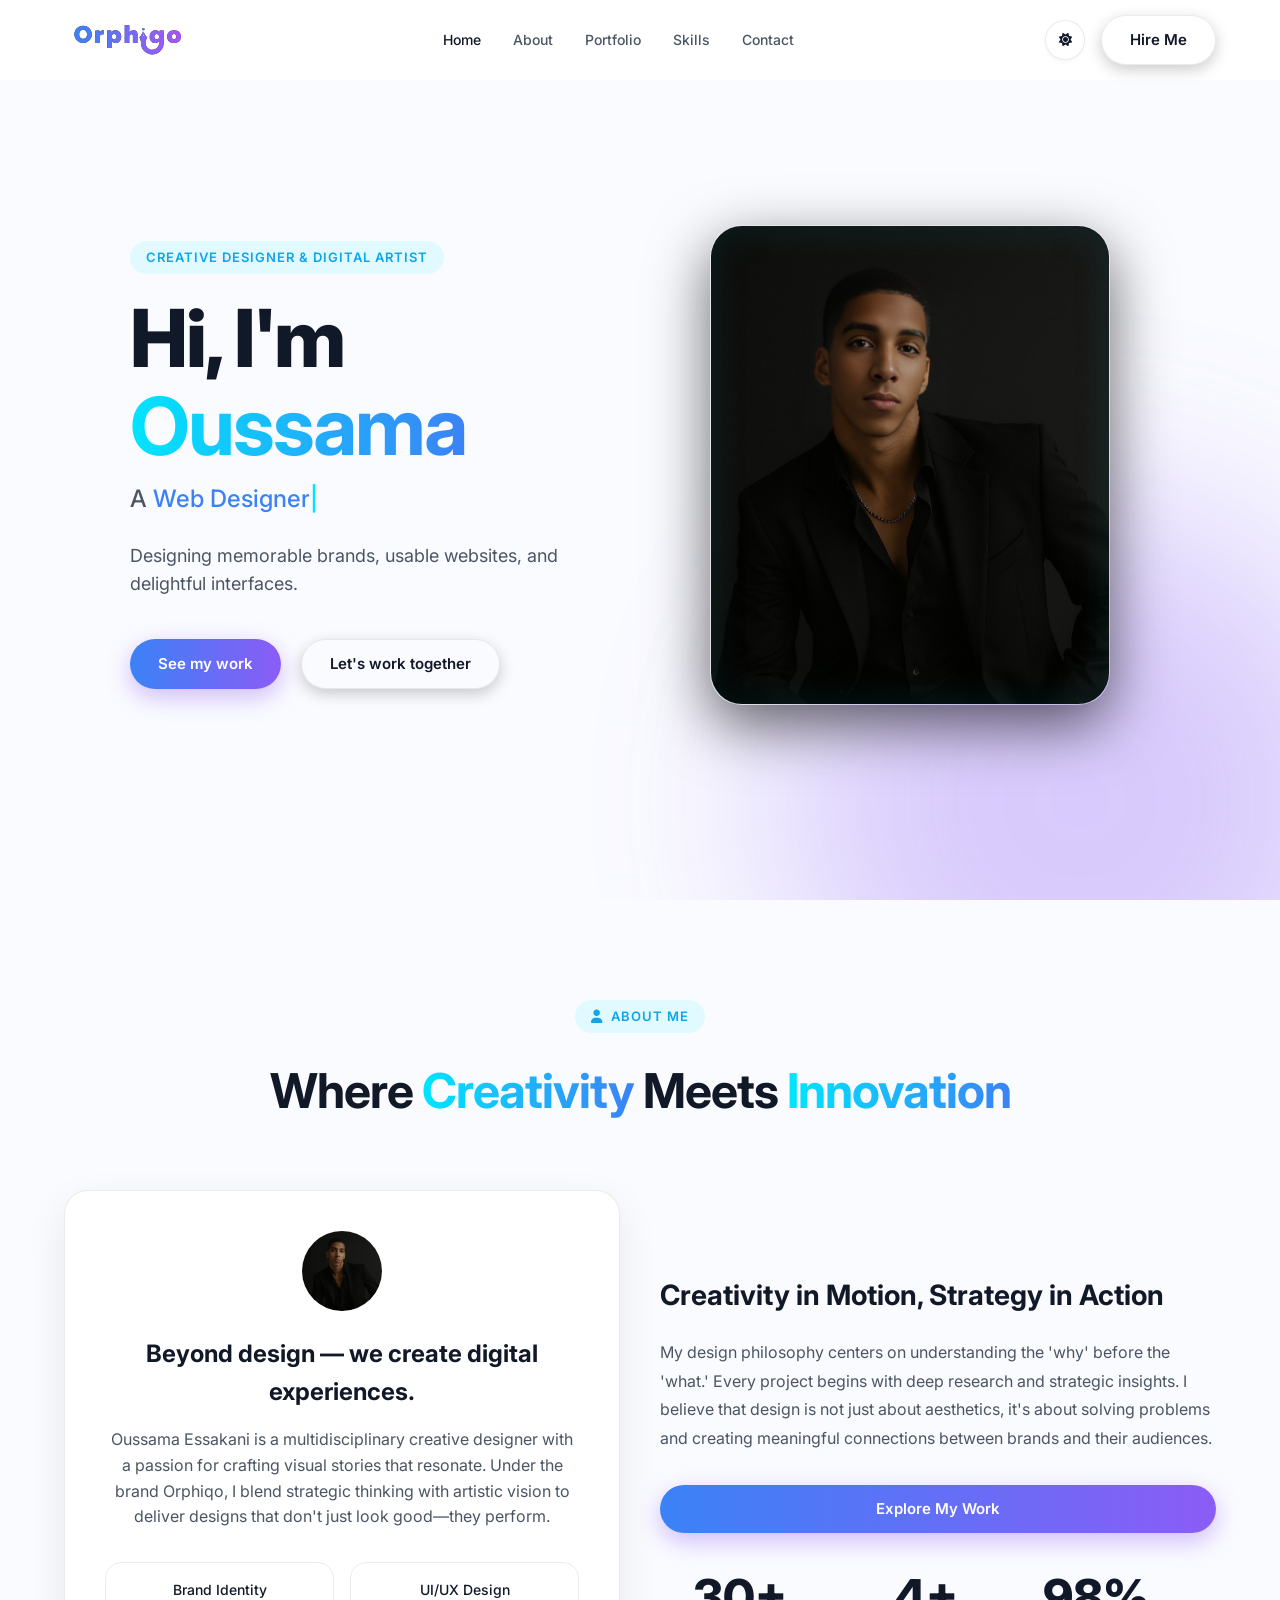
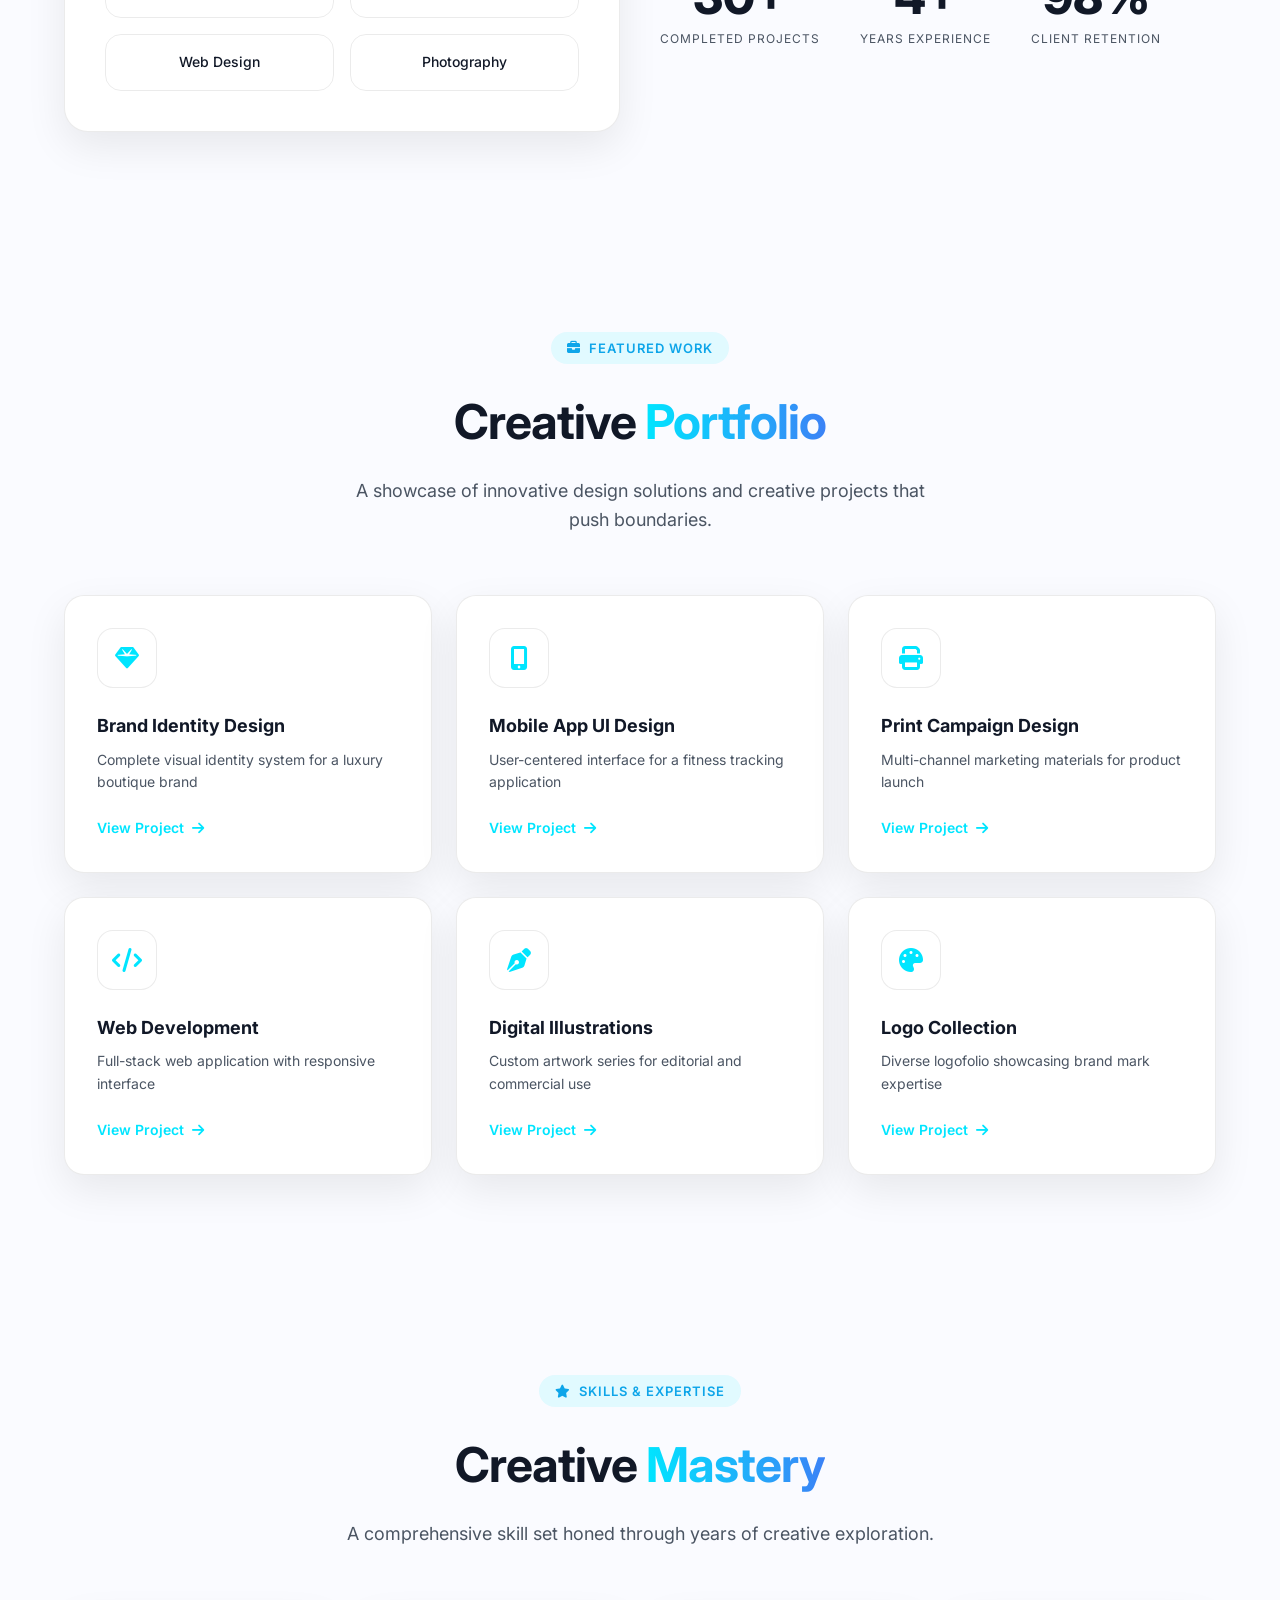
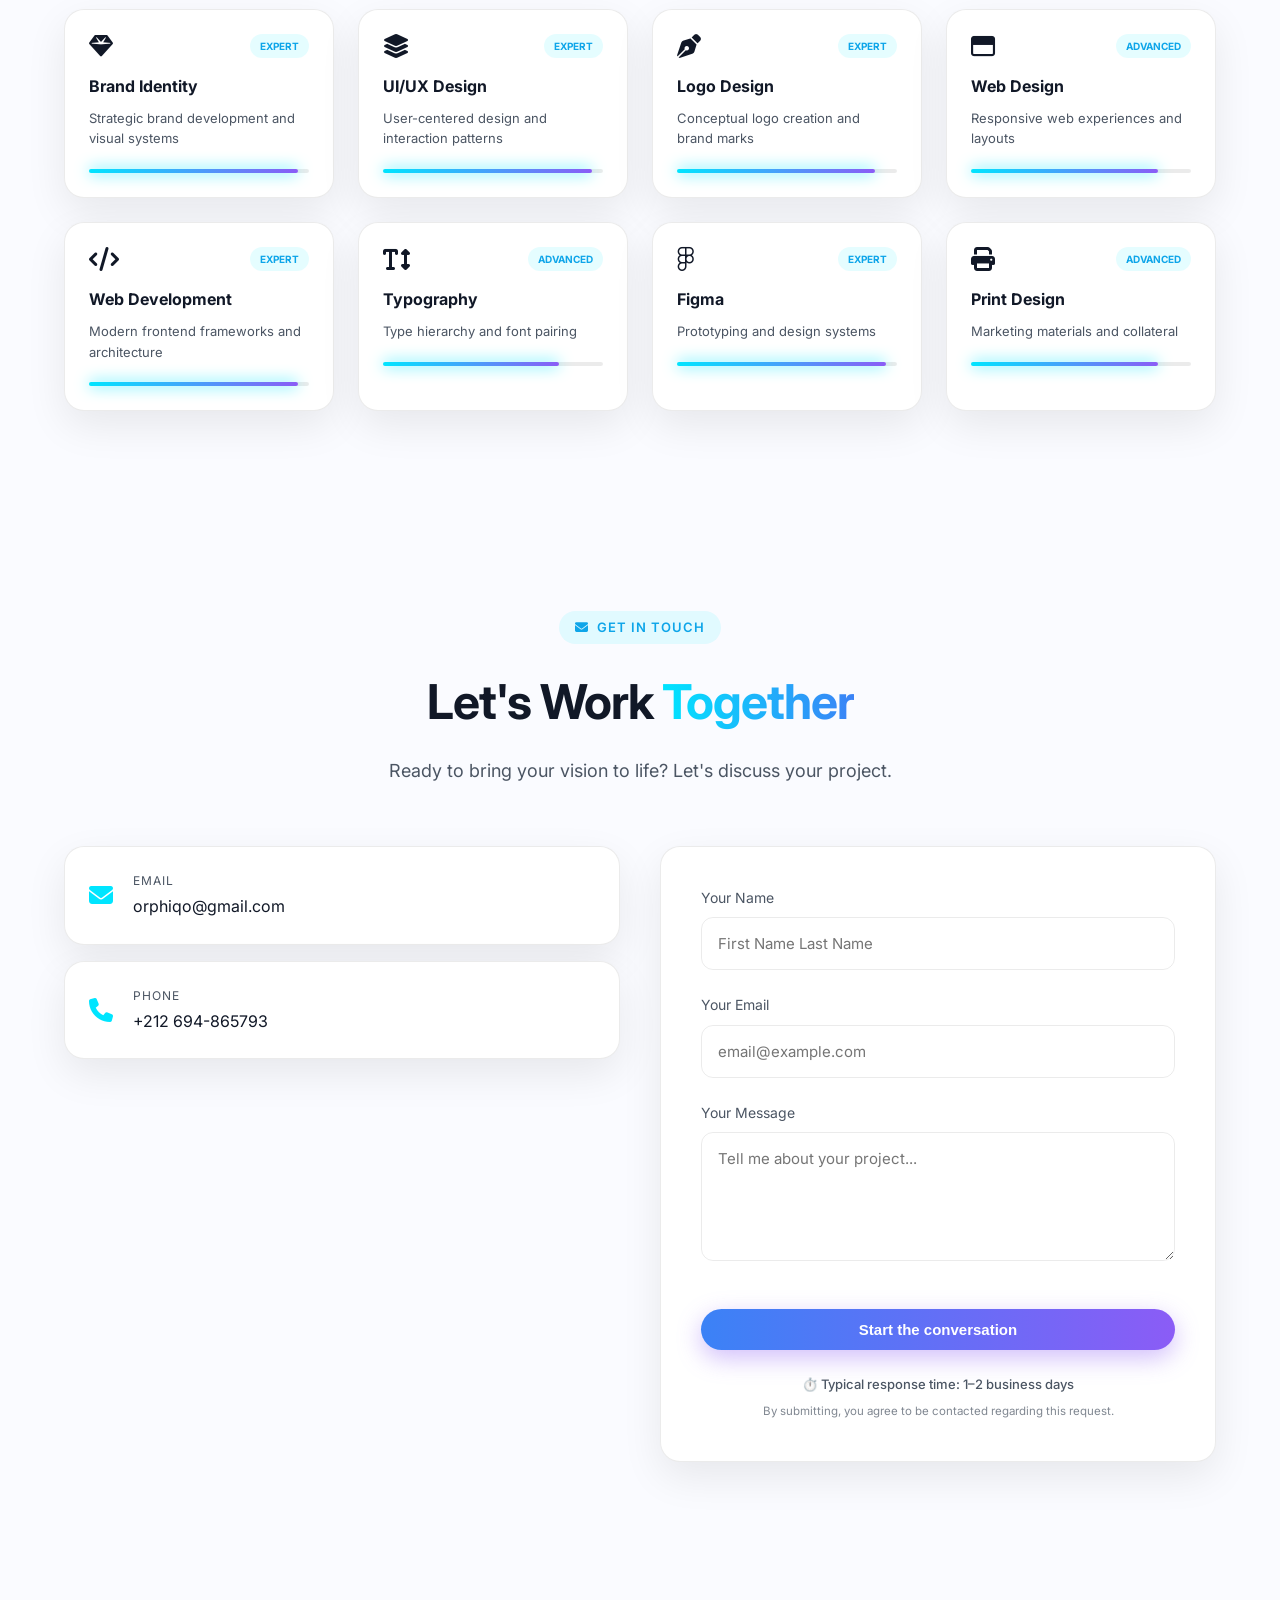
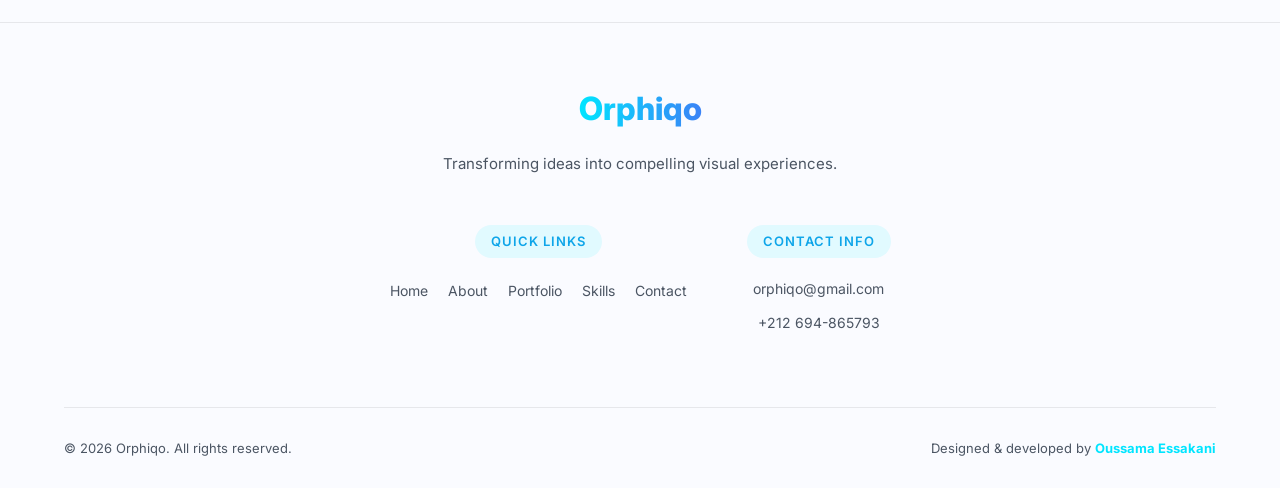
<file: index.html>
<!DOCTYPE html>
<html lang="en">

<head>
    <meta charset="UTF-8">
    <meta name="viewport" content="width=device-width, initial-scale=1.0">
    <title>Orphiqo | Creative Designer & Digital Artist</title>
    <meta name="description"
        content="Orphiqo - Transforming ideas into stunning visual experiences. A creative studio delivering design that converts and captivates.">
    <meta name="keywords" content="Creative Designer, Digital Artist, UI/UX, Brand Identity, Orphiqo, Oussama Essakani">

    <link rel="preconnect" href="https://fonts.googleapis.com">
    <link rel="preconnect" href="https://fonts.gstatic.com" crossorigin>
    <link
        href="https://fonts.googleapis.com/css2?family=Inter:wght@400;500;600&family=Playfair+Display:wght@700;900&display=swap"
        rel="stylesheet">

    <link rel="stylesheet" href="https://cdnjs.cloudflare.com/ajax/libs/font-awesome/6.4.0/css/all.min.css">

    <!-- Favicon -->
    <link rel="icon" type="image/x-icon" href="images/favicon.ico">
    <link rel="icon" type="image/png" sizes="32x32" href="images/favicon-32x32.png">
    <link rel="icon" type="image/png" sizes="16x16" href="images/favicon-16x16.png">

    <link rel="stylesheet" href="css/style.css">
</head>

<body>
    <div class="noise-overlay"></div>

    <header class="navbar">
        <nav class="container">
            <div class="nav-left">
                <a href="#" class="logo"><img src="images/Orphiqo%20Wordmark.svg" alt="Orphiqo Logo"
                        style="height: 32px; width: auto;"></a>
            </div>
            <ul class="nav-center">
                <li><a href="#hero">Home</a></li>
                <li><a href="#about">About</a></li>
                <li><a href="#portfolio">Portfolio</a></li>
                <li><a href="#skills">Skills</a></li>
                <li><a href="#contact">Contact</a></li>
            </ul>
            <div class="nav-right">
                <button id="btnTheme" class="icon-btn" aria-label="Toggle Theme">
                    <i class="fa-solid fa-moon dark-icon"></i>
                    <i class="fa-solid fa-sun light-icon" style="display: none;"></i>
                </button>
                <a href="#contact" class="btn btn-outline hire-me">Hire Me</a>
                <button class="mobile-toggle"><i class="fa-solid fa-bars"></i></button>
            </div>
        </nav>
    </header>

    <main>
        <section id="hero" class="hero-section">
            <div class="container hero-grid">
                <div class="hero-text" data-reveal>
                    <span class="label-small">CREATIVE DESIGNER & DIGITAL ARTIST</span>
                    <h1>Hi, I'm<br><span class="highlight-cyan">Oussama</span></h1>
                    <div class="typewriter-container display-font">
                        <span>A&nbsp;</span><span id="typingText"></span><span class="cursor">|</span>
                    </div>
                    <p class="hero-subtext">Designing memorable brands, usable websites, and delightful interfaces.</p>
                    <div class="hero-ctas">
                        <a href="#portfolio" class="btn btn-primary">See my work</a>
                        <a href="#contact" class="btn btn-outline">Let's work together</a>
                    </div>

                </div>
                <div class="hero-visual" data-reveal>
                    <div class="portrait-container">
                        <img src="images/portrait.jpg" alt="Oussama Essakani" class="portrait-img">
                    </div>
                    <div class="floating-shape shape-1"></div>
                    <div class="floating-shape shape-2"></div>
                </div>
            </div>
            <div class="blob blob-2"></div>
        </section>

        <section id="about" class="about-section">
            <div class="container">
                <div class="section-header" data-reveal>
                    <span class="label-small"><i class="fa-solid fa-user"></i> ABOUT ME</span>
                    <h2>Where <span class="highlight-cyan">Creativity</span> Meets <span
                            class="highlight-cyan">Innovation</span></h2>
                </div>
                <div class="about-grid">
                    <div class="about-left" data-reveal>
                        <div class="small-portrait">
                            <img src="images/portrait.jpg" alt="Profile">
                        </div>
                        <h3>Beyond design — we create digital experiences.</h3>
                        <p>Oussama Essakani is a multidisciplinary creative designer with a passion for crafting visual
                            stories that resonate. Under the brand Orphiqo, I blend strategic thinking with artistic
                            vision to deliver designs that don't just look good—they perform.</p>
                        <blockquote class="pull-quote">
                            "This is it. This is the one."
                        </blockquote>
                        <div class="tag-pills">
                            <span class="pill">Brand Identity</span>
                            <span class="pill">UI/UX Design</span>
                            <span class="pill">Web Design</span>
                            <span class="pill">Photography</span>
                        </div>
                    </div>
                    <div class="about-right" data-reveal>
                        <h3>Creativity in Motion, Strategy in Action</h3>
                        <p>My design philosophy centers on understanding the 'why' before the 'what.' Every project
                            begins with deep research and strategic insights. I believe that design is not just about
                            aesthetics, it's about solving problems and creating meaningful connections between brands
                            and their audiences.</p>
                        <a href="#portfolio" class="btn btn-primary">Explore My Work</a>
                        <div class="stats-row">
                            <div class="stat-item">
                                <span class="stat-num">30+</span>
                                <span class="stat-label">Completed Projects</span>
                            </div>
                            <div class="stat-item">
                                <span class="stat-num">4+</span>
                                <span class="stat-label">Years Experience</span>
                            </div>
                            <div class="stat-item">
                                <span class="stat-num">98%</span>
                                <span class="stat-label">Client Retention</span>
                            </div>
                        </div>
                    </div>
                </div>
            </div>
            <div class="blob blob-3"></div>
        </section>

        <section id="portfolio" class="portfolio-section">
            <div class="container">
                <div class="section-header" data-reveal>
                    <span class="label-small"><i class="fa-solid fa-briefcase"></i> FEATURED WORK</span>
                    <h2>Creative <span class="highlight-cyan">Portfolio</span></h2>
                    <p class="section-sub">A showcase of innovative design solutions and creative projects that push
                        boundaries.</p>
                </div>
                <div class="portfolio-grid">
                    <div class="portfolio-card glass" data-reveal>
                        <div class="portfolio-icon-box">
                            <i class="fa-solid fa-gem"></i>
                        </div>
                        <div class="card-content">
                            <h3>Brand Identity Design</h3>
                            <p>Complete visual identity system for a luxury boutique brand</p>
                            <a href="project-details.html#project-1" class="view-project">View Project <i class="fa-solid fa-arrow-right"></i></a>
                        </div>
                    </div>
                    <div class="portfolio-card glass" data-reveal>
                        <div class="portfolio-icon-box">
                            <i class="fa-solid fa-mobile-screen-button"></i>
                        </div>
                        <div class="card-content">
                            <h3>Mobile App UI Design</h3>
                            <p>User-centered interface for a fitness tracking application</p>
                            <a href="project-details.html#project-2" class="view-project">View Project <i class="fa-solid fa-arrow-right"></i></a>
                        </div>
                    </div>
                    <div class="portfolio-card glass" data-reveal>
                        <div class="portfolio-icon-box">
                            <i class="fa-solid fa-print"></i>
                        </div>
                        <div class="card-content">
                            <h3>Print Campaign Design</h3>
                            <p>Multi-channel marketing materials for product launch</p>
                            <a href="project-details.html#project-3" class="view-project">View Project <i class="fa-solid fa-arrow-right"></i></a>
                        </div>
                    </div>
                    <div class="portfolio-card glass" data-reveal>
                        <div class="portfolio-icon-box">
                            <i class="fa-solid fa-code"></i>
                        </div>
                        <div class="card-content">
                            <h3>Web Development</h3>
                            <p>Full-stack web application with responsive interface</p>
                            <a href="project-details.html#project-4" class="view-project">View Project <i class="fa-solid fa-arrow-right"></i></a>
                        </div>
                    </div>
                    <div class="portfolio-card glass" data-reveal>
                        <div class="portfolio-icon-box">
                            <i class="fa-solid fa-pen-nib"></i>
                        </div>
                        <div class="card-content">
                            <h3>Digital Illustrations</h3>
                            <p>Custom artwork series for editorial and commercial use</p>
                            <a href="project-details.html#project-5" class="view-project">View Project <i class="fa-solid fa-arrow-right"></i></a>
                        </div>
                    </div>
                    <div class="portfolio-card glass" data-reveal>
                        <div class="portfolio-icon-box">
                            <i class="fa-solid fa-palette"></i>
                        </div>
                        <div class="card-content">
                            <h3>Logo Collection</h3>
                            <p>Diverse logofolio showcasing brand mark expertise</p>
                            <a href="project-details.html#project-6" class="view-project">View Project <i class="fa-solid fa-arrow-right"></i></a>
                        </div>
                    </div>
                </div>

            </div>
        </section>

        <section id="skills" class="skills-section">
            <div class="container">
                <div class="section-header" data-reveal>
                    <span class="label-small"><i class="fa-solid fa-star"></i> SKILLS & EXPERTISE</span>
                    <h2>Creative <span class="highlight-cyan">Mastery</span></h2>
                    <p class="section-sub">A comprehensive skill set honed through years of creative exploration.</p>
                </div>
                <div class="skills-grid">
                    <div class="skill-card glass" data-reveal>
                        <div class="skill-card-top">
                            <i class="fa-solid fa-gem skill-icon"></i>
                            <span class="proficiency">Expert</span>
                        </div>
                        <h3>Brand Identity</h3>
                        <p>Strategic brand development and visual systems</p>
                        <div class="progress-track">
                            <div class="progress-bar glow" style="width: 95%"></div>
                        </div>
                    </div>
                    <div class="skill-card glass" data-reveal>
                        <div class="skill-card-top">
                            <i class="fa-solid fa-layer-group skill-icon"></i>
                            <span class="proficiency">Expert</span>
                        </div>
                        <h3>UI/UX Design</h3>
                        <p>User-centered design and interaction patterns</p>
                        <div class="progress-track">
                            <div class="progress-bar glow" style="width: 95%"></div>
                        </div>
                    </div>
                    <div class="skill-card glass" data-reveal>
                        <div class="skill-card-top">
                            <i class="fa-solid fa-pen-nib skill-icon"></i>
                            <span class="proficiency">Expert</span>
                        </div>
                        <h3>Logo Design</h3>
                        <p>Conceptual logo creation and brand marks</p>
                        <div class="progress-track">
                            <div class="progress-bar glow" style="width: 90%"></div>
                        </div>
                    </div>
                    <div class="skill-card glass" data-reveal>
                        <div class="skill-card-top">
                            <i class="fa-regular fa-window-maximize skill-icon"></i>
                            <span class="proficiency">Advanced</span>
                        </div>
                        <h3>Web Design</h3>
                        <p>Responsive web experiences and layouts</p>
                        <div class="progress-track">
                            <div class="progress-bar glow" style="width: 85%"></div>
                        </div>
                    </div>
                    <div class="skill-card glass" data-reveal>
                        <div class="skill-card-top">
                            <i class="fa-solid fa-code skill-icon"></i>
                            <span class="proficiency">Expert</span>
                        </div>
                        <h3>Web Development</h3>
                        <p>Modern frontend frameworks and architecture</p>
                        <div class="progress-track">
                            <div class="progress-bar glow" style="width: 95%"></div>
                        </div>
                    </div>
                    <div class="skill-card glass" data-reveal>
                        <div class="skill-card-top">
                            <i class="fa-solid fa-text-height skill-icon"></i>
                            <span class="proficiency">Advanced</span>
                        </div>
                        <h3>Typography</h3>
                        <p>Type hierarchy and font pairing</p>
                        <div class="progress-track">
                            <div class="progress-bar glow" style="width: 80%"></div>
                        </div>
                    </div>
                    <div class="skill-card glass" data-reveal>
                        <div class="skill-card-top">
                            <i class="fa-brands fa-figma skill-icon"></i>
                            <span class="proficiency">Expert</span>
                        </div>
                        <h3>Figma</h3>
                        <p>Prototyping and design systems</p>
                        <div class="progress-track">
                            <div class="progress-bar glow" style="width: 95%"></div>
                        </div>
                    </div>
                    <div class="skill-card glass" data-reveal>
                        <div class="skill-card-top">
                            <i class="fa-solid fa-print skill-icon"></i>
                            <span class="proficiency">Advanced</span>
                        </div>
                        <h3>Print Design</h3>
                        <p>Marketing materials and collateral</p>
                        <div class="progress-track">
                            <div class="progress-bar glow" style="width: 85%"></div>
                        </div>
                    </div>
                </div>
            </div>
        </section>

        <section id="contact" class="contact-section">
            <div class="container">
                <div class="section-header" data-reveal>
                    <span class="label-small"><i class="fa-solid fa-envelope"></i> GET IN TOUCH</span>
                    <h2>Let's Work <span class="highlight-cyan">Together</span></h2>
                    <p class="section-sub">Ready to bring your vision to life? Let's discuss your project.</p>
                </div>
                <div class="contact-grid">
                    <div class="contact-info" data-reveal>
                        <div class="info-card glass">
                            <i class="fa-solid fa-envelope"></i>
                            <div>
                                <span class="card-label">EMAIL</span>
                                <p>orphiqo@gmail.com</p>
                            </div>
                        </div>
                        <div class="info-card glass">
                            <i class="fa-solid fa-phone"></i>
                            <div>
                                <span class="card-label">PHONE</span>
                                <p>+212 694-865793</p>
                            </div>
                        </div>

                    </div>
                    <div class="contact-form-container glass" data-reveal>
                        <form id="contactForm">
                            <div class="form-group">
                                <label for="name">Your Name</label>
                                <input type="text" id="name" placeholder="First Name Last Name" required>
                            </div>
                            <div class="form-group">
                                <label for="email">Your Email</label>
                                <input type="email" id="email" placeholder="email@example.com" required>
                            </div>
                            <div class="form-group">
                                <label for="message">Your Message</label>
                                <textarea id="message" rows="5" placeholder="Tell me about your project..."></textarea>
                            </div>
                            <button type="submit" class="btn btn-primary submit-btn">Start the conversation</button>
                            <p class="response-time">⏱️ Typical response time: 1–2 business days</p>
                            <p class="fine-print">By submitting, you agree to be contacted regarding this request.</p>
                        </form>
                    </div>
                </div>
            </div>
            <div class="blob blob-4"></div>
        </section>
    </main>

    <footer class="footer">
        <div class="container">
            <div class="footer-top">
                <div class="footer-brand">
                    <h2 class="display-font">Orphiqo</h2>
                    <p>Transforming ideas into compelling visual experiences.</p>
                </div>
                <div class="footer-grid">
                    <div class="footer-col">
                        <span class="label-small">QUICK LINKS</span>
                        <ul>
                            <li><a href="#hero">Home</a></li>
                            <li><a href="#about">About</a></li>
                            <li><a href="#portfolio">Portfolio</a></li>
                            <li><a href="#skills">Skills</a></li>
                            <li><a href="#contact">Contact</a></li>
                        </ul>
                    </div>
                    <div class="footer-col">
                        <span class="label-small">CONTACT INFO</span>
                        <p>orphiqo@gmail.com</p>
                        <p>+212 694-865793</p>
                    </div>

                </div>
            </div>
            <div class="footer-bottom">
                <p>&copy; 2026 Orphiqo. All rights reserved.</p>
                <p>Designed & developed by <span class="creator-name">Oussama Essakani</span></p>
            </div>
        </div>
    </footer>

    <div class="mobile-menu-overlay glass">
        <button class="menu-close"><i class="fa-solid fa-xmark"></i></button>
        <ul class="mobile-nav">
            <li><a href="#hero">Home</a></li>
            <li><a href="#about">About</a></li>
            <li><a href="#portfolio">Portfolio</a></li>
            <li><a href="#skills">Skills</a></li>
            <li><a href="#contact">Contact</a></li>
        </ul>
    </div>

    <script src="js/script.js"></script>
</body>

</html>
</file>
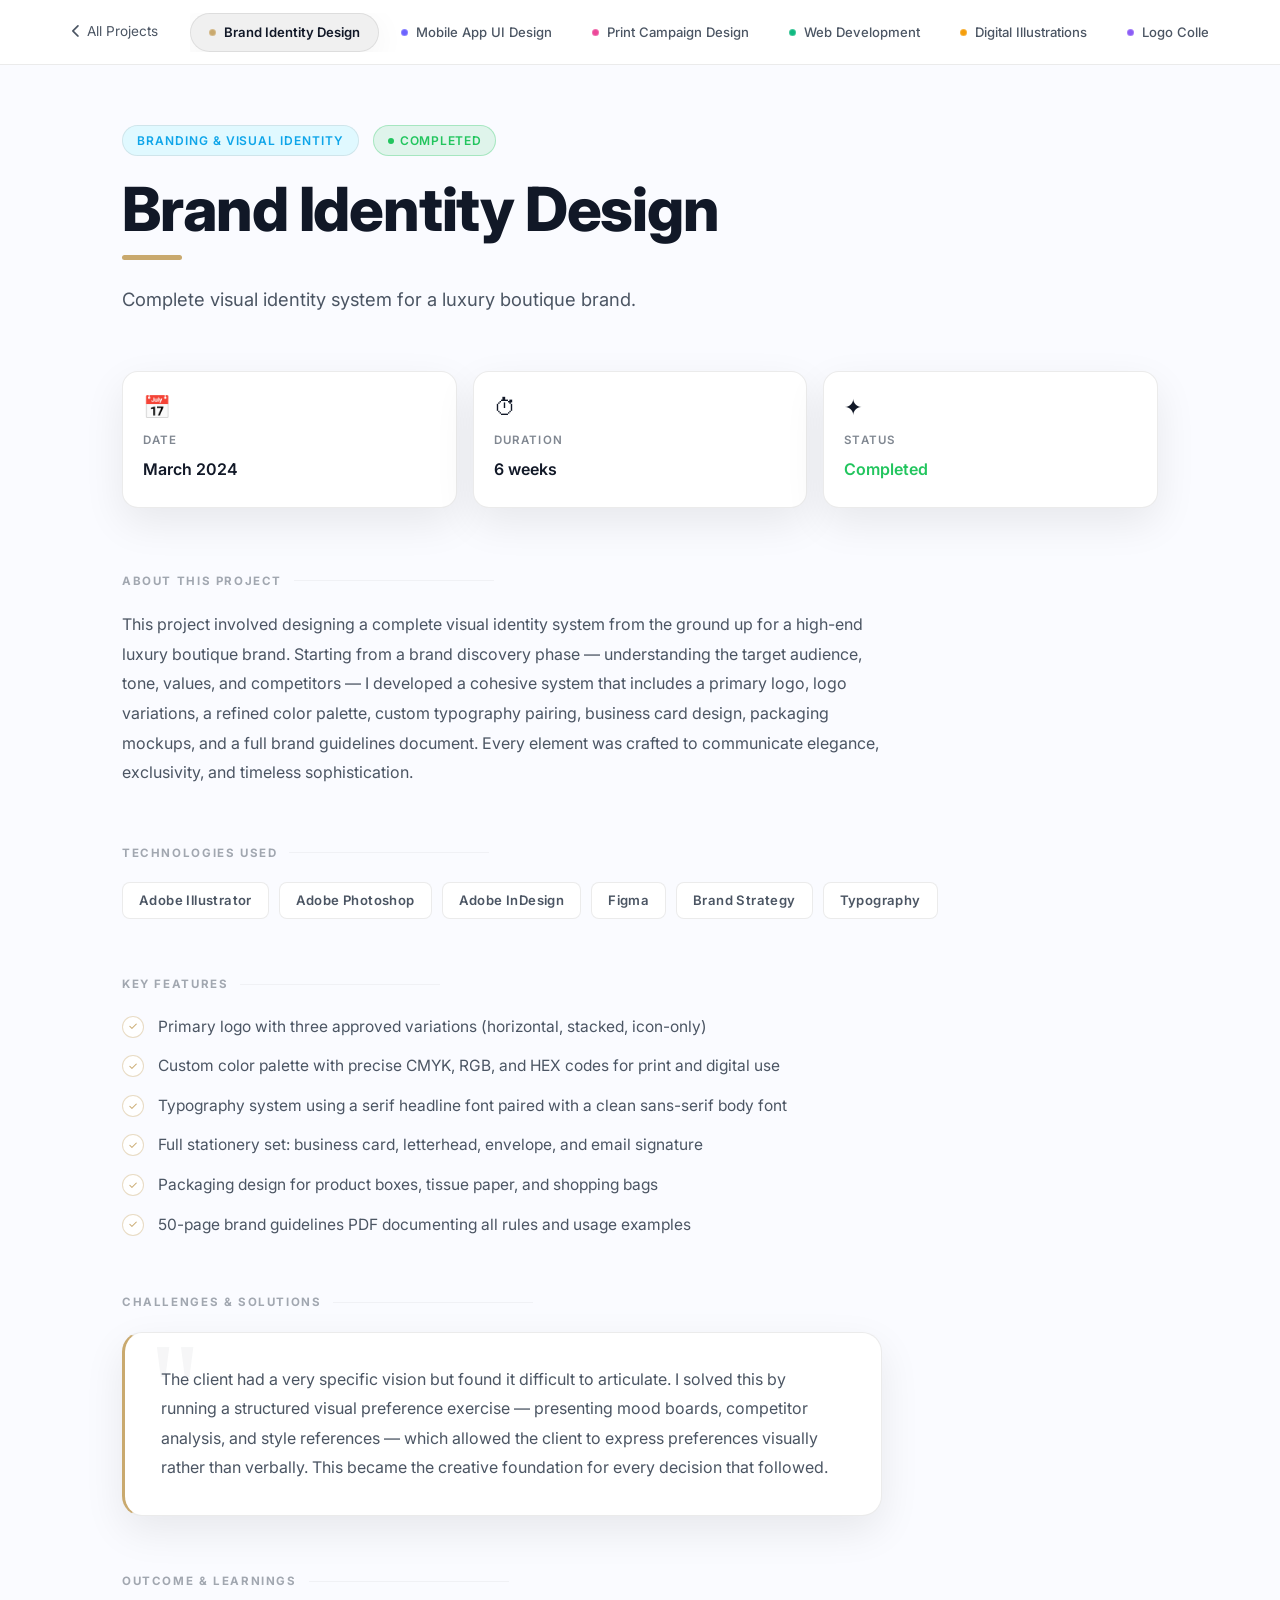
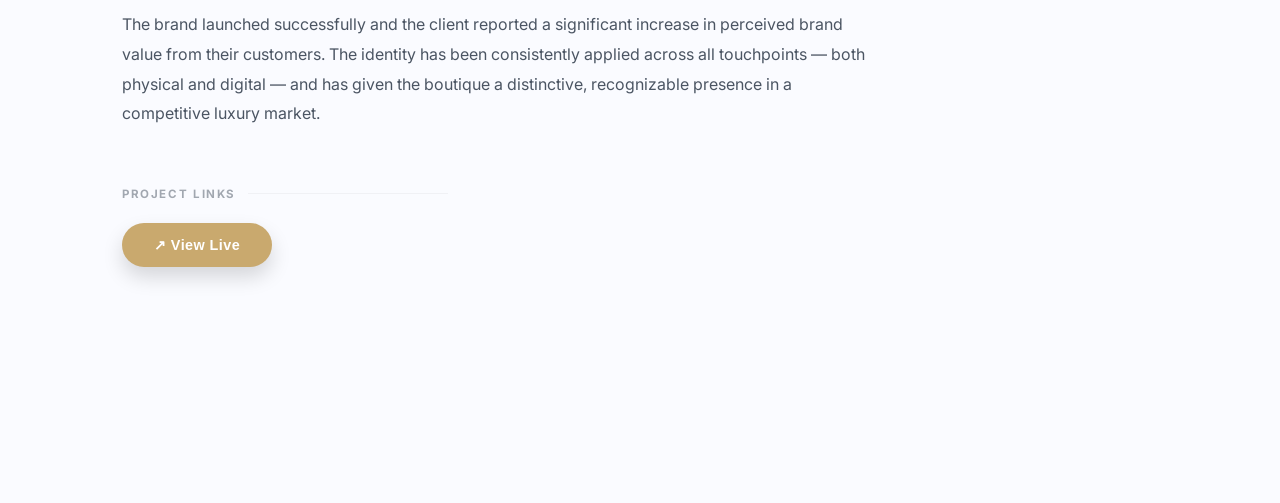
<file: project-details.html>
<!DOCTYPE html>
<html lang="en">

<head>
  <meta charset="UTF-8" />
  <meta name="viewport" content="width=device-width, initial-scale=1.0"/>
  <title>Project Details — Oussama Essakani</title>
  <meta name="description" content="Detailed case studies of Oussama Essakani's design and development projects — branding, UI/UX, print, web development, illustration, and logo design.">
  <meta name="keywords" content="Oussama Essakani, Orphiqo, Project Details, Brand Identity, UI UX Design, Web Development, Portfolio">

  <link rel="preconnect" href="https://fonts.googleapis.com">
  <link rel="preconnect" href="https://fonts.gstatic.com" crossorigin>
  <link href="https://fonts.googleapis.com/css2?family=Inter:wght@400;500;600&family=Playfair+Display:wght@700;900&display=swap" rel="stylesheet">

  <link rel="stylesheet" href="https://cdnjs.cloudflare.com/ajax/libs/font-awesome/6.4.0/css/all.min.css">

  <!-- Favicon -->
  <link rel="icon" type="image/x-icon" href="images/favicon.ico">
  <link rel="icon" type="image/png" sizes="32x32" href="images/favicon-32x32.png">
  <link rel="icon" type="image/png" sizes="16x16" href="images/favicon-16x16.png">

  <link rel="stylesheet" href="css/style.css" />
  <link rel="stylesheet" href="css/project-details.css" />
</head>

<body>
  <div class="noise-overlay"></div>


  <main class="pd-main" id="pd-main">

    <div class="pd-loading" id="pd-loading">
      <div class="pd-spinner"></div>
      <p class="pd-loading-text">Loading projects...</p>
    </div>

    <div class="pd-error hidden" id="pd-error">
      <div class="pd-error-icon">⚠️</div>
      <h2 class="pd-error-title">Failed to Load Projects</h2>
      <p class="pd-error-msg" id="pd-error-msg">Unable to fetch project data.</p>
      <a href="index.html#projects" class="pd-btn-back">← Back to Projects</a>
    </div>

    <div class="pd-wrapper hidden" id="pd-wrapper">

      <nav class="pd-topnav" id="pd-topnav" aria-label="Project navigation">
        <div class="pd-topnav-inner">
          <a href="index.html#portfolio" class="pd-back-link" aria-label="Back to Portfolio">
            <span class="pd-back-icon" aria-hidden="true">
              <i class="fa-solid fa-chevron-left"></i>
            </span>
            <span class="pd-back-text">All Projects</span>
          </a>
          <div class="pd-tabs-scroll">
            <div class="pd-tabs" id="pd-tabs"></div>
          </div>
        </div>
      </nav>

      <div id="pd-sections" class="pd-sections"></div>

    </div>
  </main>




  <div class="pd-modal-overlay hidden" id="pd-modal-overlay" role="dialog" aria-modal="true" aria-labelledby="pd-modal-title">
    <div class="pd-modal">
      <button class="pd-modal-close" id="pd-modal-close" aria-label="Close">✕</button>
      <div class="pd-modal-icon-wrap">
        <div class="pd-modal-icon-ring"></div>
        <span class="pd-modal-icon">🔭</span>
      </div>
      <p class="pd-modal-label">Live Preview</p>
      <h2 class="pd-modal-title" id="pd-modal-title">Currently Under Wraps</h2>
      <p class="pd-modal-body">
        This project is live in the real world, but the case study demo link is
        not publicly available at this time. Reach out directly to see a private walkthrough.
      </p>
      <div class="pd-modal-actions">
        <a href="index.html#contact" class="pd-modal-btn primary">Contact Me</a>
        <button class="pd-modal-btn secondary" id="pd-modal-dismiss">Go Back</button>
      </div>
      <p class="pd-modal-footnote">© Orphiqo — Oussama Essakani</p>
    </div>
  </div>

  <button class="pd-scroll-top hidden" id="pd-scroll-top" aria-label="Scroll to top">↑</button>

  <script src="js/script.js"></script>
  <script src="js/project-details.js"></script>
</body>

</html>
</file>
<file: css/style.css>
:root {
    --bg-main: #0B0F19;
    --bg-card: rgba(255, 255, 255, 0.03);
    --bg-card-hover: rgba(255, 255, 255, 0.06);
    --text-primary: #FFFFFF;
    --text-secondary: #9CA3AF;
    --accent-cyan: #00E5FF;
    --accent-purple: #8B5CF6;
    --border-light: rgba(255, 255, 255, 0.08);
    --glow-cyan: rgba(0, 229, 255, 0.4);
    --pill-bg: rgba(0, 229, 255, 0.1);
    --pill-text: #00E5FF;
    
    --nav-bg: #0B0F19;
    
    --font-sans: 'Inter', sans-serif;
    
    --transition: all 0.3s ease;
}

body.light-mode {
    --bg-main: #FAFBFF;
    --bg-card: #FFFFFF;
    --bg-card-hover: #F1F5F9;
    --text-primary: #111827;
    --text-secondary: #4B5563;
    --border-light: rgba(0, 0, 0, 0.08);
    --nav-bg: #FFFFFF;
    --pill-bg: rgba(0, 229, 255, 0.1);
    --pill-text: #0ea5e9;
    --glass-shadow: 0 15px 40px rgba(0, 0, 0, 0.08);
}

body:not(.light-mode) {
    --glass-shadow: 0 15px 50px rgba(0, 0, 0, 0.6);
}

* {
    margin: 0;
    padding: 0;
    box-sizing: border-box;
}

html {
    scroll-behavior: smooth;
    scroll-padding-top: 80px;
}

section {
    scroll-margin-top: 80px;
}

body {
    background-color: var(--bg-main);
    color: var(--text-primary);
    font-family: var(--font-sans);
    line-height: 1.6;
    transition: background-color var(--transition), color var(--transition);
    overflow-x: hidden;
    position: relative;
}

.noise-overlay {
    position: fixed;
    top: 0;
    left: 0;
    width: 100%;
    height: 100%;
    background: url('https://grainy-gradients.vercel.app/noise.svg');
    opacity: 0.05;
    pointer-events: none;
    z-index: 9999;
    filter: contrast(120%) brightness(120%);
}

body.light-mode .noise-overlay {
    opacity: 0.03;
}

.container {
    max-width: 1200px;
    margin: 0 auto;
    padding: 0 24px;
}

.glass {
    background: var(--bg-card);
    border: 1px solid var(--border-light);
    backdrop-filter: blur(12px);
    -webkit-backdrop-filter: blur(12px);
    border-radius: 20px;
    box-shadow: var(--glass-shadow);
    transition: var(--transition);
}

.highlight-cyan {
    background: linear-gradient(90deg, var(--accent-cyan), #3b82f6);
    -webkit-background-clip: text;
    -webkit-text-fill-color: transparent;
    font-weight: 700;
}

.display-font {
    font-family: var(--font-sans);
    font-weight: 800;
}

.label-small {
    background: var(--pill-bg);
    color: var(--pill-text);
    padding: 6px 16px;
    border-radius: 30px;
    font-size: 13px;
    font-weight: 600;
    letter-spacing: 1px;
    display: inline-flex;
    align-items: center;
    gap: 8px;
    margin-bottom: 20px;
}

.btn {
    display: inline-flex;
    align-items: center;
    justify-content: center;
    padding: 12px 28px;
    border-radius: 30px;
    font-weight: 600;
    font-size: 15px;
    cursor: pointer;
    transition: var(--transition);
    text-decoration: none;
    border: none;
}

.btn-primary {
    background: linear-gradient(90deg, #3b82f6, var(--accent-purple));
    color: #fff;
    box-shadow: 0 8px 25px rgba(139, 92, 246, 0.4);
}

.btn-primary:hover {
    box-shadow: 0 10px 30px rgba(139, 92, 246, 0.6);
    transform: translateY(-2px);
}

.btn-outline {
    background: transparent;
    color: var(--text-primary);
    border: 1px solid var(--border-light);
    box-shadow: 0 5px 15px rgba(0, 0, 0, 0.2);
}

.btn-outline:hover {
    border-color: var(--accent-cyan);
    color: var(--accent-cyan);
    box-shadow: 0 8px 20px rgba(0, 229, 255, 0.2);
}

.navbar {
    position: fixed;
    top: 0;
    left: 0;
    right: 0;
    z-index: 1000;
    height: 80px;
    display: flex;
    align-items: center;
    background: var(--nav-bg);
    transition: var(--transition);
    border-radius: 0 !important;
}

.navbar.scrolled {
    background: var(--nav-bg);
    border-bottom: 1px solid var(--border-light);
    height: 70px;
    box-shadow: var(--glass-shadow);
}

.navbar .container {
    width: 100%;
    display: flex;
    justify-content: space-between;
    align-items: center;
}

.logo {
    display: flex;
    align-items: center;
    text-decoration: none;
}

.nav-center {
    display: flex;
    gap: 32px;
    list-style: none;
}

.nav-center a {
    color: var(--text-secondary);
    text-decoration: none;
    font-size: 14px;
    font-weight: 500;
    transition: var(--transition);
}

.nav-center a:hover, .nav-center a.active {
    color: var(--text-primary);
}

.nav-right {
    display: flex;
    align-items: center;
    gap: 16px;
}

.nav-right .btn-primary,
.nav-right .icon-btn {
    box-shadow: 0 2px 4px rgba(139, 92, 246, 0.06);
}

.nav-right .btn-primary:hover,
.nav-right .icon-btn:hover {
    box-shadow: 0 4px 8px rgba(139, 92, 246, 0.1);
}

.icon-btn {
    width: 40px;
    height: 40px;
    border-radius: 50%;
    background: var(--bg-card);
    border: 1px solid var(--border-light);
    color: var(--text-primary);
    display: flex;
    align-items: center;
    justify-content: center;
    cursor: pointer;
    transition: var(--transition);
}

.icon-btn:hover {
    border-color: var(--accent-cyan);
    color: var(--accent-cyan);
}

.mobile-toggle {
    display: none;
    background: none;
    border: none;
    color: var(--text-primary);
    font-size: 24px;
    cursor: pointer;
}

.hero-section {
    padding-top: 110px;
    padding-bottom: 80px;
    min-height: 100vh;
    display: flex;
    align-items: center;
    position: relative;
    overflow: hidden;
}

.hero-grid {
    display: grid;
    grid-template-columns: 1fr 1fr;
    gap: 60px;
    align-items: center;
}

.hero-text h1 {
    font-size: 80px;
    line-height: 1.1;
    font-weight: 800;
    letter-spacing: -2px;
    margin-bottom: 12px;
}

.typewriter-container {
    font-size: 24px;
    color: var(--text-secondary);
    font-weight: 500;
    margin-bottom: 24px;
    display: flex;
    align-items: center;
    height: 36px;
}

.cursor {
    color: var(--accent-cyan);
    animation: blink 1s step-end infinite;
}

@keyframes blink { 50% { opacity: 0; } }

.hero-subtext {
    font-size: 18px;
    color: var(--text-secondary);
    max-width: 480px;
    margin-bottom: 40px;
}

.hero-ctas {
    display: flex;
    gap: 20px;
}

.hero-visual {
    position: relative;
    display: flex;
    justify-content: center;
}

.portrait-container {
    width: 400px;
    height: 480px;
    border-radius: 32px;
    overflow: hidden;
    border: 1px solid var(--border-light);
    box-shadow: 0 20px 60px rgba(0, 0, 0, 0.6);
    position: relative;
}

.portrait-container::after {
    content: '';
    position: absolute;
    inset: 0;
    box-shadow: inset 0 0 40px rgba(0, 229, 255, 0.1);
    pointer-events: none;
}

.portrait-container img {
    width: 100%;
    height: 100%;
    object-fit: cover;
}

.blob {
    position: absolute;
    width: 600px;
    height: 600px;
    border-radius: 50%;
    filter: blur(100px);
    z-index: -1;
    opacity: 0.15;
    pointer-events: none;
}

body.light-mode .blob { opacity: 0.3; }

.blob-1 {
    top: -100px;
    left: -200px;
    background: var(--accent-cyan);
}

.blob-2 {
    bottom: -200px;
    right: -100px;
    background: var(--accent-purple);
}

.about-section {
    padding: 100px 0;
    text-align: center;
}

.section-header {
    margin-bottom: 60px;
}

.section-header h2 {
    font-size: 48px;
    letter-spacing: -1px;
}

.section-sub {
    color: var(--text-secondary);
    font-size: 18px;
    max-width: 600px;
    margin: 16px auto 0;
}

.about-grid {
    display: grid;
    grid-template-columns: 1fr 1fr;
    gap: 40px;
    text-align: left;
}

.about-left {
    padding: 40px;
    background: var(--bg-card);
    border: 1px solid var(--border-light);
    border-radius: 24px;
    display: flex;
    flex-direction: column;
    align-items: center;
    text-align: center;
    box-shadow: var(--glass-shadow);
}

.small-portrait {
    width: 80px;
    height: 80px;
    border-radius: 50%;
    overflow: hidden;
    margin-bottom: 24px;
}

.small-portrait img {
    width: 100%;
    height: 100%;
    object-fit: cover;
}

.about-left h3 {
    font-size: 24px;
    margin-bottom: 16px;
}

.about-left p {
    color: var(--text-secondary);
    margin-bottom: 32px;
}

.pull-quote {
    display: none;
}

.tag-pills {
    display: grid;
    grid-template-columns: 1fr 1fr;
    gap: 16px;
    width: 100%;
}

.pill {
    background: transparent;
    border: 1px solid var(--border-light);
    color: var(--text-primary);
    padding: 16px;
    border-radius: 16px;
    font-size: 14px;
    font-weight: 500;
    display: flex;
    align-items: center;
    justify-content: center;
    gap: 8px;
    transition: var(--transition);
}

.pill:hover {
    border-color: var(--accent-cyan);
    box-shadow: 0 0 15px rgba(0, 229, 255, 0.1);
}

.about-right {
    padding: 20px 0;
    display: flex;
    flex-direction: column;
    justify-content: center;
}

.about-right h3 {
    font-size: 28px;
    margin-bottom: 20px;
}

.about-right p {
    color: var(--text-secondary);
    margin-bottom: 32px;
    line-height: 1.8;
}

.stats-row {
    display: flex;
    gap: 40px;
    margin-top: 40px;
}

.stat-item {
    text-align: center;
    display: flex;
    flex-direction: column;
}

.stat-num {
    font-size: 48px;
    font-weight: 800;
    color: var(--text-primary);
    line-height: 1;
    margin-bottom: 8px;
}

.stat-label {
    font-size: 12px;
    color: var(--text-secondary);
    text-transform: uppercase;
    letter-spacing: 1px;
}

.portfolio-section {
    padding: 100px 0;
    text-align: center;
}

.portfolio-grid {
    display: grid;
    grid-template-columns: repeat(3, 1fr);
    gap: 24px;
    text-align: left;
}

.portfolio-card {
    padding: 32px;
}

.portfolio-icon-box {
    width: 60px;
    height: 60px;
    background: var(--bg-card);
    border: 1px solid var(--border-light);
    border-radius: 16px;
    display: flex;
    align-items: center;
    justify-content: center;
    font-size: 24px;
    color: var(--accent-cyan);
    margin-bottom: 24px;
    transition: var(--transition);
}

.portfolio-card:hover .portfolio-icon-box {
    background: var(--accent-cyan);
    color: #fff;
    transform: scale(1.1);
    box-shadow: 0 0 20px rgba(0, 229, 255, 0.3);
}

.portfolio-card:hover {
    border-color: var(--accent-cyan);
}

.portfolio-card h3 {
    font-size: 18px;
    margin-bottom: 8px;
}

.portfolio-card p {
    font-size: 14px;
    color: var(--text-secondary);
    margin-bottom: 24px;
}

.view-project {
    font-size: 14px;
    font-weight: 600;
    color: var(--accent-cyan);
    display: flex;
    align-items: center;
    gap: 8px;
    text-decoration: none;
}

.skills-section {
    padding: 100px 0;
    text-align: center;
}

.skills-grid {
    display: grid;
    grid-template-columns: repeat(4, 1fr);
    gap: 24px;
    text-align: left;
}

.skill-card {
    padding: 24px;
}

.skill-card-top {
    display: flex;
    justify-content: space-between;
    align-items: center;
    margin-bottom: 16px;
}

.skill-icon {
    font-size: 24px;
    color: var(--text-primary);
}

.skill-card:hover {
    border-color: var(--accent-cyan);
}

.skill-card:hover .skill-icon {
    color: var(--accent-cyan);
}

.proficiency {
    font-size: 10px;
    font-weight: 700;
    text-transform: uppercase;
    background: var(--pill-bg);
    color: var(--pill-text);
    padding: 4px 10px;
    border-radius: 12px;
}

.skill-card h3 {
    font-size: 16px;
    margin-bottom: 8px;
}

.skill-card p {
    font-size: 13px;
    color: var(--text-secondary);
    margin-bottom: 20px;
}

.progress-track {
    width: 100%;
    height: 4px;
    background: var(--border-light);
    border-radius: 4px;
    overflow: visible;
}

.progress-bar {
    height: 100%;
    background: linear-gradient(90deg, var(--accent-cyan), var(--accent-purple));
    border-radius: 4px;
    position: relative;
    box-shadow: 0 0 15px var(--accent-cyan);
    animation: neon-pulse 3s ease-in-out infinite alternate;
}

@keyframes neon-pulse {
    from {
        box-shadow: 0 0 8px var(--accent-cyan), 0 0 4px rgba(0, 229, 255, 0.1);
    }
    to {
        box-shadow: 0 0 20px var(--accent-cyan), 0 0 10px rgba(0, 229, 255, 0.3);
    }
}

.contact-section {
    padding: 100px 0;
    text-align: center;
}

.contact-grid {
    display: grid;
    grid-template-columns: 1fr 1fr;
    gap: 40px;
    text-align: left;
}

.contact-info {
    display: flex;
    flex-direction: column;
    gap: 16px;
}

.info-card {
    padding: 24px;
    display: flex;
    align-items: center;
    gap: 20px;
}

.info-card i {
    font-size: 24px;
    color: var(--accent-cyan);
}

.card-label {
    font-size: 12px;
    color: var(--text-secondary);
    text-transform: uppercase;
    letter-spacing: 1px;
    margin-bottom: 4px;
    display: block;
}



.contact-form-container {
    padding: 40px;
}

.form-group {
    margin-bottom: 24px;
}

.form-group label {
    display: block;
    font-size: 14px;
    margin-bottom: 8px;
    color: var(--text-secondary);
}

.form-group input, .form-group textarea {
    width: 100%;
    background: transparent;
    border: 1px solid var(--border-light);
    border-radius: 12px;
    padding: 16px;
    color: var(--text-primary);
    font-family: inherit;
    font-size: 15px;
    transition: var(--transition);
}

.form-group input:focus, .form-group textarea:focus {
    outline: none;
    border-color: var(--accent-cyan);
    box-shadow: 0 0 0 4px rgba(0, 229, 255, 0.1);
}

.submit-btn {
    width: 100%;
    margin-top: 16px;
}

.response-time {
    font-size: 13px;
    color: var(--text-secondary);
    margin-top: 24px;
    text-align: center;
    font-weight: 500;
}

.fine-print {
    font-size: 11.5px;
    color: var(--text-secondary);
    margin-top: 8px;
    text-align: center;
    opacity: 0.7;
}

.footer {
    border-top: 1px solid var(--border-light);
    padding: 60px 0 30px;
    margin-top: 60px;
}

.footer-top {
    display: flex;
    flex-direction: column;
    align-items: center;
    text-align: center;
    gap: 48px;
    margin-bottom: 60px;
}

.footer-brand h2 {
    font-size: 32px;
    font-weight: 800;
    background: linear-gradient(90deg, var(--accent-cyan), #3b82f6);
    -webkit-background-clip: text;
    -webkit-text-fill-color: transparent;
    margin-bottom: 16px;
    display: inline-block;
}

.footer-brand p {
    color: var(--text-secondary);
    font-size: 15px;
    line-height: 1.8;
    max-width: 400px;
    margin: 0 auto;
}

.footer-grid {
    display: flex;
    gap: 60px;
    justify-content: center;
    width: 100%;
}

.footer-col ul {
    list-style: none;
    display: flex;
    gap: 20px;
    justify-content: center;
}

.footer-col ul li {
    margin-bottom: 0;
}

.footer-col ul a {
    color: var(--text-secondary);
    font-size: 14px;
    text-decoration: none;
    transition: var(--transition);
    display: inline-block;
}

.footer-col ul a:hover {
    color: var(--accent-cyan);
    transform: translateY(-2px);
}

.footer-col p {
    color: var(--text-secondary);
    font-size: 14px;
    margin-bottom: 12px;
    display: flex;
    align-items: center;
    justify-content: center;
    gap: 8px;
}



.footer-bottom {
    display: flex;
    justify-content: space-between;
    padding-top: 30px;
    border-top: 1px solid var(--border-light);
    font-size: 13px;
    color: var(--text-secondary);
}

.creator-name {
    color: var(--accent-cyan);
    font-weight: 700;
}

body:not(.light-mode) .creator-name {
    text-shadow: 0 0 10px rgba(0, 229, 255, 0.6), 0 0 20px rgba(0, 229, 255, 0.4);
}

/* ============================================================
   MOBILE MENU OVERLAY (all sizes)
   ============================================================ */
.mobile-menu-overlay {
    position: fixed;
    inset: 0;
    background: var(--bg-main);
    z-index: 2000;
    display: flex;
    align-items: center;
    justify-content: center;
    flex-direction: column;
    gap: 12px;
    opacity: 0;
    visibility: hidden;
    transition: opacity 0.35s ease, visibility 0.35s ease;
}

.mobile-menu-overlay.active {
    opacity: 1;
    visibility: visible;
}

.menu-close {
    position: absolute;
    top: 24px;
    right: 24px;
    background: none;
    border: none;
    font-size: 28px;
    color: var(--text-primary);
    cursor: pointer;
    width: 48px;
    height: 48px;
    display: flex;
    align-items: center;
    justify-content: center;
    border-radius: 50%;
    transition: var(--transition);
}

.menu-close:hover {
    color: var(--accent-cyan);
    background: var(--bg-card);
}

.mobile-nav {
    list-style: none;
    text-align: center;
    display: flex;
    flex-direction: column;
    gap: 8px;
}

.mobile-nav li {
    margin-bottom: 0;
}

.mobile-nav a {
    font-size: 28px;
    color: var(--text-primary);
    text-decoration: none;
    font-weight: 700;
    padding: 12px 40px;
    border-radius: 16px;
    display: block;
    transition: var(--transition);
    transform: translateY(20px);
    opacity: 0;
}

.mobile-menu-overlay.active .mobile-nav a {
    transform: translateY(0);
    opacity: 1;
}

.mobile-menu-overlay.active .mobile-nav li:nth-child(1) a { transition-delay: 0.1s; }
.mobile-menu-overlay.active .mobile-nav li:nth-child(2) a { transition-delay: 0.15s; }
.mobile-menu-overlay.active .mobile-nav li:nth-child(3) a { transition-delay: 0.2s; }
.mobile-menu-overlay.active .mobile-nav li:nth-child(4) a { transition-delay: 0.25s; }
.mobile-menu-overlay.active .mobile-nav li:nth-child(5) a { transition-delay: 0.3s; }

.mobile-nav a:hover {
    color: var(--accent-cyan);
    background: var(--bg-card);
}

/* ============================================================
   TABLET BREAKPOINT (≤ 1024px)
   ============================================================ */
@media (max-width: 1024px) {
    /* --- Navigation --- */
    .nav-center,
    .nav-right .btn {
        display: none;
    }

    .mobile-toggle {
        display: block;
    }

    /* --- Hero Section ---
       Exact mobile order: label → h1 → typewriter → image → subtext → CTAs
       Achieved via display:contents on .hero-text so its children become
       direct flex items of .hero-grid and can be individually ordered.
    */
    .hero-section {
        padding-top: 100px;
        padding-bottom: 60px;
        min-height: auto;
    }

    .hero-grid {
        display: flex;
        flex-direction: column;
        align-items: center;
        text-align: center;
        gap: 0;
    }

    /* Dissolve .hero-text so its children participate directly
       in the .hero-grid flex layout */
    .hero-text {
        display: contents;
    }

    /* Assign explicit order to each hero element */
    .hero-text .label-small   { order: 1; margin-bottom: 12px; }
    .hero-text h1             { order: 2; font-size: 56px; letter-spacing: -1.5px; margin-bottom: 8px; }
    .hero-text .typewriter-container {
        order: 3;
        justify-content: center;
        margin-bottom: 28px;
    }
    /* Image sits at order 4 — between typewriter and subtext */
    .hero-visual              { order: 4; margin-bottom: 28px; margin-top: 0; }
    .hero-text .hero-subtext  { order: 5; margin-bottom: 32px; max-width: 520px; }
    .hero-text .hero-ctas     { order: 6; justify-content: center; flex-wrap: wrap; }

    .portrait-container {
        width: 300px;
        height: 360px;
        border-radius: 24px;
        margin: 0 auto;
    }

    /* Hide floating shapes on tablet/mobile */
    .floating-shape {
        display: none;
    }

    /* --- About Section --- */
    .about-section {
        padding: 80px 0;
    }

    .about-grid,
    .contact-grid {
        grid-template-columns: 1fr;
    }

    .about-grid {
        display: grid;
        gap: 32px;
    }

    .about-left {
        padding: 32px;
    }

    .about-right {
        text-align: center;
        padding: 0 16px;
    }

    .about-right .btn {
        align-self: center;
        margin: 0 auto;
    }

    .stats-row {
        justify-content: center;
    }

    .section-header h2 {
        font-size: 40px;
    }

    .section-sub {
        font-size: 16px;
    }

    /* --- Portfolio & Skills Grids --- */
    .portfolio-grid,
    .skills-grid {
        grid-template-columns: repeat(2, 1fr);
    }

    .portfolio-section,
    .skills-section {
        padding: 80px 0;
    }

    /* --- Contact Section --- */
    .contact-section {
        padding: 80px 0;
    }

    .contact-grid {
        gap: 32px;
    }

    .contact-form-container {
        padding: 32px;
    }

    /* --- Footer --- */
    .footer-top,
    .footer-grid {
        flex-direction: column;
        gap: 32px;
    }

    .footer-col ul {
        flex-wrap: wrap;
    }
}

/* ============================================================
   MOBILE BREAKPOINT (≤ 768px)
   ============================================================ */
@media (max-width: 768px) {
    /* --- Global spacing --- */
    .container {
        padding: 0 20px;
    }

    /* --- Navbar --- */
    .navbar {
        height: 68px;
    }

    .navbar.scrolled {
        height: 60px;
    }

    /* --- Hero Section --- */
    .hero-section {
        padding-top: 90px;
        padding-bottom: 48px;
    }

    .hero-text h1 {
        font-size: 42px;
        letter-spacing: -1px;
        margin-bottom: 6px;
    }

    .hero-text .label-small {
        font-size: 11px;
        padding: 5px 12px;
        margin-bottom: 16px;
    }

    .typewriter-container {
        font-size: 20px;
        height: 30px;
        margin-bottom: 24px;
    }

    .hero-subtext {
        font-size: 16px;
        line-height: 1.7;
        max-width: 400px;
    }

    .hero-ctas {
        flex-direction: column;
        width: 100%;
        max-width: 320px;
        margin: 0 auto;
        gap: 12px;
    }

    .hero-ctas .btn {
        width: 100%;
        justify-content: center;
        padding: 14px 24px;
    }

    .portrait-container {
        width: 240px;
        height: 290px;
        border-radius: 20px;
    }

    /* --- Section Headers --- */
    .section-header {
        margin-bottom: 40px;
    }

    .section-header h2 {
        font-size: 32px;
        letter-spacing: -0.5px;
    }

    .section-sub {
        font-size: 15px;
        margin-top: 12px;
    }

    /* --- About Section --- */
    .about-section {
        padding: 60px 0;
    }

    .about-left {
        padding: 24px;
    }

    .about-left h3 {
        font-size: 20px;
    }

    .about-left p {
        font-size: 14px;
        margin-bottom: 24px;
    }

    .tag-pills {
        grid-template-columns: 1fr 1fr;
        gap: 10px;
    }

    .pill {
        padding: 12px;
        font-size: 13px;
        border-radius: 12px;
    }

    .about-right {
        text-align: center;
        padding: 0;
    }

    .about-right h3 {
        font-size: 22px;
        margin-bottom: 16px;
    }

    .about-right p {
        font-size: 14px;
        margin-bottom: 24px;
    }

    .stats-row {
        flex-direction: row;
        gap: 0;
        justify-content: space-around;
        margin-top: 32px;
    }

    .stat-num {
        font-size: 36px;
    }

    .stat-label {
        font-size: 10px;
    }

    /* --- Portfolio Section --- */
    .portfolio-section {
        padding: 60px 0;
    }

    .portfolio-grid {
        grid-template-columns: 1fr;
        gap: 16px;
    }

    .portfolio-card {
        padding: 24px;
    }

    .portfolio-icon-box {
        width: 50px;
        height: 50px;
        font-size: 20px;
        border-radius: 14px;
        margin-bottom: 20px;
    }

    .portfolio-card h3 {
        font-size: 17px;
    }

    .portfolio-card p {
        font-size: 13px;
        margin-bottom: 20px;
    }

    /* --- Skills Section --- */
    .skills-section {
        padding: 60px 0;
    }

    .skills-grid {
        grid-template-columns: 1fr;
        gap: 16px;
    }

    .skill-card {
        padding: 20px;
    }

    .skill-card h3 {
        font-size: 15px;
    }

    .skill-card p {
        font-size: 12px;
        margin-bottom: 16px;
    }

    /* --- Contact Section --- */
    .contact-section {
        padding: 60px 0;
    }

    .contact-grid {
        gap: 24px;
    }

    .contact-form-container {
        padding: 24px;
    }

    .form-group input,
    .form-group textarea {
        padding: 14px;
        font-size: 14px;
        border-radius: 10px;
    }

    .form-group label {
        font-size: 13px;
    }

    .form-group {
        margin-bottom: 20px;
    }

    .submit-btn {
        padding: 14px 24px;
        font-size: 15px;
    }

    .info-card {
        padding: 20px;
        border-radius: 16px;
    }

    .info-card i {
        font-size: 20px;
    }

    /* --- Footer --- */
    .footer {
        padding: 40px 0 24px;
        margin-top: 40px;
    }

    .footer-top {
        margin-bottom: 40px;
        gap: 24px;
    }

    .footer-brand h2 {
        font-size: 26px;
    }

    .footer-brand p {
        font-size: 14px;
    }

    .footer-grid {
        gap: 24px;
    }

    .footer-col .label-small {
        font-size: 11px;
    }

    .footer-col ul {
        gap: 16px;
    }

    .footer-col ul a {
        font-size: 13px;
    }

    .footer-col p {
        font-size: 13px;
    }

    .footer-bottom {
        flex-direction: column;
        text-align: center;
        gap: 12px;
        padding-top: 24px;
        font-size: 12px;
    }
}

/* ============================================================
   SMALL MOBILE BREAKPOINT (≤ 480px)
   ============================================================ */
@media (max-width: 480px) {
    .container {
        padding: 0 16px;
    }

    .hero-text h1 {
        font-size: 34px;
        letter-spacing: -0.5px;
    }

    .hero-text .label-small {
        font-size: 10px;
        padding: 4px 10px;
        letter-spacing: 0.5px;
    }

    .typewriter-container {
        font-size: 17px;
        height: 26px;
    }

    .hero-subtext {
        font-size: 14px;
    }

    .portrait-container {
        width: 200px;
        height: 240px;
        border-radius: 18px;
    }

    .section-header h2 {
        font-size: 26px;
    }

    .section-sub {
        font-size: 14px;
    }

    .about-left h3 {
        font-size: 18px;
    }

    .about-right h3 {
        font-size: 20px;
    }

    .tag-pills {
        grid-template-columns: 1fr;
        gap: 8px;
    }

    .stats-row {
        flex-direction: column;
        gap: 20px;
        align-items: center;
    }

    .stat-num {
        font-size: 32px;
    }

    .portfolio-card {
        padding: 20px;
    }

    .skill-card {
        padding: 18px;
    }

    .contact-form-container {
        padding: 20px;
    }

    .info-card {
        padding: 16px;
        gap: 14px;
    }

    .mobile-nav a {
        font-size: 24px;
        padding: 10px 32px;
    }

    .footer-brand h2 {
        font-size: 22px;
    }

    .footer-col ul {
        flex-direction: column;
        gap: 12px;
    }

    .btn {
        font-size: 14px;
        padding: 12px 22px;
    }

    .response-time {
        font-size: 12px;
    }

    .fine-print {
        font-size: 10.5px;
    }
}

/* ============================================================
   PREVENT HORIZONTAL OVERFLOW (all mobile)
   ============================================================ */
@media (max-width: 1024px) {
    html, body {
        overflow-x: hidden;
    }

    img, video, iframe, svg {
        max-width: 100%;
        height: auto;
    }

    .blob {
        width: 300px;
        height: 300px;
        filter: blur(80px);
        opacity: 0.1;
    }
}

/* ============================================================
   REVEAL ANIMATIONS (preserved)
   ============================================================ */
[data-reveal] {
    opacity: 0;
    transform: translateY(30px);
    transition: opacity 0.7s ease, transform 0.7s ease;
}

[data-reveal].active {
    opacity: 1;
    transform: translateY(0);
}

/* When .hero-text uses display:contents on mobile,
   it has no visual box, so its children are revealed directly.
   Ensure the flex children are centered in .hero-grid. */
@media (max-width: 1024px) {
    /* hero-text children become direct flex items of hero-grid;
       center them all */
    .hero-text .label-small,
    .hero-text h1,
    .hero-text .typewriter-container,
    .hero-text .hero-subtext,
    .hero-text .hero-ctas {
        align-self: center;
        text-align: center;
    }

    .hero-text .label-small {
        width: fit-content;
        margin-inline: auto;
    }

    .hero-text h1,
    .hero-text .hero-subtext {
        width: 100%;
        max-width: 600px;
    }

    /* Typewriter stays inline-flex but centered */
    .hero-text .typewriter-container {
        display: flex;
        justify-content: center;
        width: auto;
        max-width: none;
    }

    /* CTAs should not stretch full width on tablet */
    .hero-text .hero-ctas {
        width: auto;
        max-width: none;
    }

    /* Since hero-text is display:contents, its [data-reveal]
       opacity:0 state becomes irrelevant (no box),
       but we should make children visible immediately —
       the hero-visual still animates via its own data-reveal. */
    .hero-text[data-reveal] {
        opacity: 1;
        transform: none;
    }
}
</file>
<file: css/project-details.css>
.pd-main {
  background: var(--bg-main);
  color: var(--text-primary);
  min-height: 100vh;
  padding-top: 0;
  padding-bottom: 100px;
  font-family: var(--font-sans);
  transition: background-color var(--transition), color var(--transition);
}

.hidden {
  display: none !important;
}

.pd-loading {
  display: flex;
  flex-direction: column;
  align-items: center;
  justify-content: center;
  min-height: 70vh;
  gap: 24px;
}

.pd-spinner {
  width: 52px;
  height: 52px;
  border: 4px solid var(--border-light);
  border-top-color: var(--accent-cyan);
  border-radius: 50%;
  animation: pd-spin 0.8s linear infinite;
}

@keyframes pd-spin {
  to { transform: rotate(360deg); }
}

.pd-loading-text {
  color: var(--text-secondary);
  font-size: 0.95rem;
  letter-spacing: 0.05em;
}

.pd-error {
  display: flex;
  flex-direction: column;
  align-items: center;
  justify-content: center;
  min-height: 70vh;
  gap: 16px;
  padding: 40px 20px;
  text-align: center;
}

.pd-error-icon {
  font-size: 3rem;
}

.pd-error-title {
  color: var(--text-primary);
  font-size: 1.6rem;
  font-weight: 700;
}

.pd-error-msg {
  color: var(--text-secondary);
  font-size: 0.95rem;
  max-width: 400px;
}

.pd-btn-back {
  display: inline-flex;
  align-items: center;
  gap: 8px;
  margin-top: 16px;
  padding: 12px 28px;
  background: transparent;
  border: 1px solid var(--border-light);
  border-radius: 50px;
  color: var(--text-primary);
  font-size: 0.9rem;
  text-decoration: none;
  transition: var(--transition);
}

.pd-btn-back:hover {
  background: var(--bg-card-hover);
  border-color: var(--accent-cyan);
}

.pd-topnav {
  position: sticky;
  top: 0;
  z-index: 100;
  background: var(--nav-bg);
  backdrop-filter: blur(20px);
  -webkit-backdrop-filter: blur(20px);
  border-bottom: 1px solid var(--border-light);
  transition: var(--transition);
}

.pd-topnav-inner {
  max-width: 1200px;
  margin: 0 auto;
  padding: 0 32px;
  display: flex;
  align-items: center;
  gap: 32px;
  height: 64px;
}

.pd-back-link {
  color: var(--text-secondary);
  text-decoration: none;
  font-size: 0.85rem;
  white-space: nowrap;
  transition: var(--transition);
  flex-shrink: 0;
  display: inline-flex;
  align-items: center;
  gap: 6px;
}

.pd-back-link:hover {
  color: var(--text-primary);
}

.pd-back-icon {
  display: flex;
  align-items: center;
  justify-content: center;
  font-size: 0.85rem;
}

.pd-back-text {
  /* visible by default on desktop */
}

.pd-tabs-scroll {
  overflow-x: auto;
  scrollbar-width: none;
  -ms-overflow-style: none;
  flex: 1;
}

.pd-tabs-scroll::-webkit-scrollbar {
  display: none;
}

.pd-tabs {
  display: flex;
  gap: 4px;
  align-items: center;
  min-width: max-content;
}

.pd-tab {
  display: inline-flex;
  align-items: center;
  gap: 8px;
  padding: 8px 18px;
  border-radius: 50px;
  border: none;
  background: transparent;
  color: var(--text-secondary);
  font-size: 0.82rem;
  font-weight: 500;
  cursor: pointer;
  white-space: nowrap;
  transition: var(--transition);
  text-decoration: none;
}

.pd-tab:hover {
  color: var(--text-primary);
  background: var(--bg-card-hover);
}

.pd-tab.active {
  color: var(--text-primary);
  background: rgba(255, 255, 255, 0.08);
  backdrop-filter: blur(12px);
  -webkit-backdrop-filter: blur(12px);
  border: 1px solid rgba(255, 255, 255, 0.12);
  box-shadow: 0 8px 32px rgba(0, 0, 0, 0.2);
  font-weight: 600;
}

body.light-mode .pd-tab.active {
    background: rgba(0, 0, 0, 0.06);
    border-color: rgba(0, 0, 0, 0.08);
    color: var(--text-primary);
    box-shadow: 0 8px 32px rgba(0, 0, 0, 0.05);
}

.pd-tab-dot {
  width: 7px;
  height: 7px;
  border-radius: 50%;
  flex-shrink: 0;
  border: 1px solid rgba(255,255,255,0.2);
}

.pd-sections {
  max-width: 1100px;
  margin: 0 auto;
  padding: 0 32px;
}

.pd-section {
  padding: 60px 0 80px;
  display: none;
  animation: fadeIn 0.4s ease;
}

@keyframes fadeIn {
    from { opacity: 0; transform: translateY(10px); }
    to { opacity: 1; transform: translateY(0); }
}

.pd-section.active {
    display: block;
}

.pd-hero {
  margin-bottom: 56px;
}

.pd-hero-top {
  display: flex;
  align-items: center;
  gap: 14px;
  margin-bottom: 20px;
  flex-wrap: wrap;
}

.pd-category-badge {
  display: inline-block;
  padding: 5px 14px;
  border-radius: 50px;
  font-size: 0.75rem;
  font-weight: 600;
  letter-spacing: 0.08em;
  text-transform: uppercase;
  background: var(--pill-bg);
  color: var(--pill-text);
  border: 1px solid var(--border-light);
}

.pd-status-badge {
  display: inline-flex;
  align-items: center;
  gap: 6px;
  padding: 5px 14px;
  border-radius: 50px;
  font-size: 0.75rem;
  font-weight: 600;
  letter-spacing: 0.06em;
  text-transform: uppercase;
  border: 1px solid transparent;
}

.pd-status-dot {
  width: 6px;
  height: 6px;
  border-radius: 50%;
}

.pd-hero-title {
  font-size: clamp(2.2rem, 5vw, 3.8rem);
  font-weight: 800;
  color: var(--text-primary);
  line-height: 1.1;
  letter-spacing: -0.02em;
  margin-bottom: 12px;
}

.pd-accent-bar {
  width: 60px;
  height: 5px;
  border-radius: 3px;
  margin-bottom: 24px;
}

.pd-hero-short {
  font-size: 1.15rem;
  color: var(--text-secondary);
  max-width: 600px;
  line-height: 1.7;
}

.pd-info-cards {
  display: grid;
  grid-template-columns: repeat(3, 1fr);
  gap: 16px;
  margin-bottom: 64px;
}

.pd-info-card {
  background: var(--bg-card);
  border: 1px solid var(--border-light);
  border-radius: 16px;
  padding: 24px 20px;
  display: flex;
  flex-direction: column;
  gap: 8px;
  transition: var(--transition);
  box-shadow: var(--glass-shadow);
}

.pd-info-card:hover {
  background: var(--bg-card-hover);
  border-color: var(--accent-cyan);
}

.pd-info-icon {
  font-size: 1.4rem;
  line-height: 1;
}

.pd-info-label {
  font-size: 0.72rem;
  font-weight: 600;
  letter-spacing: 0.1em;
  text-transform: uppercase;
  color: var(--text-secondary);
  margin-top: 4px;
  opacity: 0.7;
}

.pd-info-value {
  font-size: 1rem;
  font-weight: 600;
  color: var(--text-primary);
}

.pd-block {
  margin-bottom: 56px;
}

.pd-block-title {
  font-size: 0.72rem;
  font-weight: 700;
  letter-spacing: 0.14em;
  text-transform: uppercase;
  color: var(--text-secondary);
  margin-bottom: 20px;
  display: flex;
  align-items: center;
  gap: 12px;
  opacity: 0.5;
}

.pd-block-title::after {
  content: '';
  flex: 1;
  height: 1px;
  background: var(--border-light);
  max-width: 200px;
}

.pd-block-text {
  font-size: 1rem;
  color: var(--text-secondary);
  line-height: 1.85;
  max-width: 760px;
}

.pd-tech-list {
  display: flex;
  flex-wrap: wrap;
  gap: 10px;
}

.pd-tech-tag {
  display: inline-block;
  padding: 7px 16px;
  border-radius: 8px;
  font-size: 0.82rem;
  font-weight: 600;
  letter-spacing: 0.03em;
  background: var(--bg-card);
  border: 1px solid var(--border-light);
  color: var(--text-secondary);
  transition: var(--transition);
}

.pd-tech-tag:hover {
  background: var(--bg-card-hover);
  color: var(--text-primary);
  border-color: var(--accent-cyan);
  transform: translateY(-2px);
}

.pd-features-list {
  list-style: none;
  padding: 0;
  margin: 0;
  display: flex;
  flex-direction: column;
  gap: 14px;
  max-width: 760px;
}

.pd-feature-item {
  display: flex;
  align-items: flex-start;
  gap: 14px;
  font-size: 0.97rem;
  color: var(--text-secondary);
  line-height: 1.65;
}

.pd-feature-check {
  flex-shrink: 0;
  width: 22px;
  height: 22px;
  border-radius: 50%;
  background: var(--bg-card);
  border: 1px solid var(--border-light);
  display: flex;
  align-items: center;
  justify-content: center;
  font-size: 0.7rem;
  margin-top: 2px;
  color: var(--accent-cyan);
}

.pd-challenge-card {
  background: var(--bg-card);
  border: 1px solid var(--border-light);
  border-radius: 20px;
  padding: 32px 36px;
  max-width: 760px;
  position: relative;
  overflow: hidden;
  box-shadow: var(--glass-shadow);
}

.pd-challenge-card::before {
  content: '"';
  position: absolute;
  top: -10px;
  left: 24px;
  font-size: 8rem;
  color: var(--text-secondary);
  opacity: 0.05;
  font-family: Georgia, serif;
  line-height: 1;
  pointer-events: none;
}

.pd-challenge-text {
  font-size: 1rem;
  color: var(--text-secondary);
  line-height: 1.85;
  position: relative;
  z-index: 1;
}

.pd-links-row {
  display: flex;
  gap: 14px;
  flex-wrap: wrap;
  margin-top: 8px;
}

.pd-link-btn {
  display: inline-flex;
  align-items: center;
  gap: 10px;
  padding: 14px 32px;
  border-radius: 50px;
  font-size: 0.9rem;
  font-weight: 600;
  text-decoration: none;
  transition: var(--transition);
  letter-spacing: 0.03em;
  border: none;
  cursor: pointer;
  outline: none;
}

.pd-link-btn.primary {
  color: #fff;
  box-shadow: 0 10px 20px rgba(0, 0, 0, 0.15);
}

.pd-link-btn.primary:hover {
  opacity: 0.95;
  transform: translateY(-3px);
  box-shadow: 0 15px 35px rgba(0, 0, 0, 0.25);
}

.pd-link-btn.secondary {
  background: var(--bg-card);
  border: 1px solid var(--border-light);
  color: var(--text-primary);
}

.pd-link-btn.secondary:hover {
  background: var(--bg-card-hover);
  border-color: var(--accent-cyan);
  transform: translateY(-2px);
}

.pd-scroll-top {
  position: fixed;
  bottom: 36px;
  right: 36px;
  z-index: 999;
  width: 46px;
  height: 46px;
  border-radius: 50%;
  background: var(--bg-card);
  border: 1px solid var(--border-light);
  color: var(--text-primary);
  font-size: 1.1rem;
  cursor: pointer;
  display: flex;
  align-items: center;
  justify-content: center;
  transition: var(--transition);
  backdrop-filter: blur(10px);
  box-shadow: var(--glass-shadow);
}

.pd-scroll-top:hover {
  background: var(--bg-card-hover);
  border-color: var(--accent-cyan);
  transform: translateY(-3px);
}

/* ============================================
   TABLET  (max 768px)
   ============================================ */
@media (max-width: 768px) {

  /* --- Top nav bar --- */
  .pd-topnav {
    top: 0;
  }

  .pd-topnav-inner {
    padding: 0 16px;
    gap: 12px;
    height: 52px;
  }

  /* --- Back button: icon pill on tablet --- */
  .pd-back-link {
    display: flex;
    align-items: center;
    justify-content: center;
    width: 38px;
    height: 38px;
    padding: 0;
    border-radius: 50%;
    background: var(--bg-card);
    border: 1px solid var(--border-light);
    color: var(--text-primary);
    flex-shrink: 0;
    box-shadow: var(--glass-shadow);
  }

  .pd-back-link:hover {
    background: var(--bg-card-hover);
    border-color: var(--accent-cyan);
    color: var(--accent-cyan);
  }

  .pd-back-icon {
    font-size: 0.95rem;
  }

  .pd-back-text {
    display: none;
  }

  /* subtle divider after the back button */
  .pd-back-link::after {
    display: none;
  }

  .pd-topnav-inner::after {
    content: '';
    display: block;
    width: 1px;
    height: 24px;
    background: var(--border-light);
    flex-shrink: 0;
    order: 1;
  }

  .pd-tabs-scroll {
    order: 2;
  }

  .pd-tab {
    padding: 7px 14px;
    font-size: 0.78rem;
    gap: 6px;
  }

  .pd-tab-dot {
    width: 6px;
    height: 6px;
  }

  /* --- Sections --- */
  .pd-sections {
    padding: 0 20px;
  }

  .pd-section {
    padding: 32px 0 48px;
  }

  /* --- Hero --- */
  .pd-hero {
    margin-bottom: 36px;
  }

  .pd-hero-title {
    font-size: clamp(1.75rem, 6vw, 2.4rem);
    letter-spacing: -0.015em;
  }

  .pd-hero-short {
    font-size: 1rem;
    line-height: 1.65;
  }

  .pd-accent-bar {
    width: 44px;
    height: 4px;
    margin-bottom: 18px;
  }

  /* --- Info cards: 2-col --- */
  .pd-info-cards {
    grid-template-columns: 1fr 1fr;
    gap: 10px;
    margin-bottom: 40px;
  }

  .pd-info-card {
    padding: 18px 16px;
    border-radius: 14px;
  }

  .pd-info-cards .pd-info-card:last-child {
    grid-column: span 2;
  }

  .pd-info-icon {
    font-size: 1.2rem;
  }

  .pd-info-value {
    font-size: 0.95rem;
  }

  /* --- Content blocks --- */
  .pd-block {
    margin-bottom: 40px;
  }

  .pd-block-text {
    font-size: 0.95rem;
    line-height: 1.8;
  }

  .pd-block-title::after {
    max-width: 80px;
  }

  /* --- Challenge card --- */
  .pd-challenge-card {
    padding: 22px 20px;
    border-radius: 16px;
  }

  .pd-challenge-text {
    font-size: 0.95rem;
  }

  /* --- Tech tags --- */
  .pd-tech-list {
    gap: 8px;
  }

  .pd-tech-tag {
    padding: 6px 13px;
    font-size: 0.78rem;
  }

  /* --- Features --- */
  .pd-feature-item {
    font-size: 0.92rem;
  }

  /* --- Action buttons --- */
  .pd-links-row {
    flex-direction: column;
    gap: 10px;
  }

  .pd-link-btn {
    width: 100%;
    justify-content: center;
    padding: 14px 24px;
  }

  /* --- Scroll top --- */
  .pd-scroll-top {
    bottom: 20px;
    right: 16px;
    width: 40px;
    height: 40px;
    font-size: 1rem;
  }
}

/* ============================================
   PHONE  (max 480px)
   ============================================ */
@media (max-width: 480px) {

  .pd-topnav-inner {
    height: 48px;
    padding: 0 12px;
  }

  .pd-tab {
    padding: 6px 12px;
    font-size: 0.75rem;
  }

  .pd-sections {
    padding: 0 16px;
  }

  .pd-section {
    padding: 28px 0 40px;
  }

  /* Hero goes fully single column, tight spacing */
  .pd-hero {
    margin-bottom: 28px;
  }

  .pd-hero-top {
    gap: 8px;
    margin-bottom: 14px;
  }

  .pd-hero-title {
    font-size: clamp(1.5rem, 7vw, 2rem);
  }

  .pd-hero-short {
    font-size: 0.93rem;
  }

  /* Info cards: single full-width column */
  .pd-info-cards {
    grid-template-columns: 1fr;
    gap: 8px;
    margin-bottom: 32px;
  }

  .pd-info-cards .pd-info-card:last-child {
    grid-column: span 1;
  }

  .pd-info-card {
    padding: 16px 14px;
    border-radius: 12px;
    flex-direction: row;
    align-items: center;
    gap: 14px;
  }

  .pd-info-icon {
    font-size: 1.4rem;
    flex-shrink: 0;
  }

  .pd-info-label {
    font-size: 0.65rem;
    margin-top: 0;
  }

  .pd-info-value {
    font-size: 0.9rem;
  }

  /* Blocks */
  .pd-block {
    margin-bottom: 32px;
  }

  .pd-block-title {
    font-size: 0.67rem;
    margin-bottom: 14px;
  }

  .pd-block-text {
    font-size: 0.92rem;
  }

  /* Challenge card edge-to-edge feel */
  .pd-challenge-card {
    padding: 20px 16px;
    border-radius: 14px;
  }

  /* Feature items */
  .pd-feature-item {
    font-size: 0.9rem;
    gap: 10px;
  }

  .pd-feature-check {
    width: 20px;
    height: 20px;
    font-size: 0.65rem;
  }

  /* Modal becomes a bottom-sheet on phones */
  .pd-modal-overlay {
    align-items: flex-end;
    padding: 0;
  }

  .pd-modal {
    border-radius: 24px 24px 0 0;
    padding: 40px 20px 32px;
    max-width: 100%;
    animation: pd-modal-sheet-in 0.35s cubic-bezier(0.34, 1.2, 0.64, 1);
  }

  @keyframes pd-modal-sheet-in {
    from { opacity: 0; transform: translateY(100%); }
    to   { opacity: 1; transform: translateY(0); }
  }

  .pd-modal-title {
    font-size: 1.35rem;
  }

  .pd-modal-body {
    font-size: 0.88rem;
    margin-bottom: 24px;
  }

  .pd-modal-actions {
    flex-direction: column;
    gap: 10px;
  }

  .pd-modal-btn {
    width: 100%;
    padding: 14px 20px;
  }
}

.pd-modal-overlay {
  position: fixed;
  inset: 0;
  z-index: 9000;
  display: flex;
  align-items: center;
  justify-content: center;
  padding: 24px;
  background: rgba(0, 0, 0, 0.72);
  backdrop-filter: blur(14px);
  -webkit-backdrop-filter: blur(14px);
  animation: pd-overlay-in 0.25s ease;
}

@keyframes pd-overlay-in {
  from { opacity: 0; backdrop-filter: blur(0px); }
  to   { opacity: 1; backdrop-filter: blur(14px); }
}

.pd-modal-overlay.hidden {
  display: none !important;
}

.pd-modal {
  position: relative;
  background: var(--bg-card);
  border: 1px solid var(--border-light);
  border-radius: 28px;
  padding: 52px 48px 40px;
  max-width: 480px;
  width: 100%;
  text-align: center;
  box-shadow: 0 32px 80px rgba(0, 0, 0, 0.55);
  animation: pd-modal-in 0.3s cubic-bezier(0.34, 1.56, 0.64, 1);
  overflow: hidden;
}

.pd-modal::before {
  content: '';
  position: absolute;
  top: -60px;
  left: 50%;
  transform: translateX(-50%);
  width: 220px;
  height: 220px;
  background: radial-gradient(circle, var(--accent-cyan) 0%, transparent 70%);
  opacity: 0.07;
  pointer-events: none;
  border-radius: 50%;
}

@keyframes pd-modal-in {
  from { opacity: 0; transform: scale(0.92) translateY(30px); }
  to   { opacity: 1; transform: scale(1)    translateY(0);    }
}

.pd-modal-close {
  position: absolute;
  top: 18px;
  right: 18px;
  width: 34px;
  height: 34px;
  border-radius: 50%;
  border: 1px solid var(--border-light);
  background: transparent;
  color: var(--text-secondary);
  font-size: 0.85rem;
  cursor: pointer;
  display: flex;
  align-items: center;
  justify-content: center;
  transition: var(--transition);
}

.pd-modal-close:hover {
  background: var(--bg-card-hover);
  color: var(--text-primary);
  border-color: var(--accent-cyan);
}

.pd-modal-icon-wrap {
  position: relative;
  display: inline-flex;
  align-items: center;
  justify-content: center;
  margin-bottom: 24px;
}

.pd-modal-icon-ring {
  position: absolute;
  width: 72px;
  height: 72px;
  border-radius: 50%;
  border: 2px solid var(--accent-cyan);
  opacity: 0.25;
  animation: pd-ring-pulse 2.4s ease-in-out infinite;
}

@keyframes pd-ring-pulse {
  0%, 100% { transform: scale(1);    opacity: 0.25; }
  50%       { transform: scale(1.18); opacity: 0.08; }
}

.pd-modal-icon {
  font-size: 2.4rem;
  line-height: 1;
  position: relative;
  z-index: 1;
}

.pd-modal-label {
  font-size: 0.7rem;
  font-weight: 700;
  letter-spacing: 0.16em;
  text-transform: uppercase;
  color: var(--accent-cyan);
  margin-bottom: 10px;
}

.pd-modal-title {
  font-size: 1.75rem;
  font-weight: 800;
  color: var(--text-primary);
  letter-spacing: -0.02em;
  line-height: 1.2;
  margin-bottom: 14px;
}

.pd-modal-body {
  font-size: 0.95rem;
  color: var(--text-secondary);
  line-height: 1.75;
  max-width: 360px;
  margin: 0 auto 32px;
}

.pd-modal-actions {
  display: flex;
  gap: 12px;
  justify-content: center;
  flex-wrap: wrap;
  margin-bottom: 28px;
}

.pd-modal-btn {
  display: inline-flex;
  align-items: center;
  justify-content: center;
  gap: 10px;
  padding: 14px 32px;
  border-radius: 50px;
  font-size: 0.9rem;
  font-weight: 600;
  cursor: pointer;
  text-decoration: none;
  transition: var(--transition);
  border: none;
  letter-spacing: 0.03em;
  outline: none;
}

.pd-modal-btn.primary {
  background: linear-gradient(90deg, #3b82f6, var(--accent-purple));
  color: #fff;
  box-shadow: 0 8px 25px rgba(139, 92, 246, 0.35);
}

.pd-modal-btn.primary:hover {
  box-shadow: 0 10px 30px rgba(139, 92, 246, 0.55);
  transform: translateY(-2px);
}

.pd-modal-btn.secondary {
  background: var(--bg-card-hover);
  border: 1px solid var(--border-light);
  color: var(--text-primary);
}

.pd-modal-btn.secondary:hover {
  border-color: var(--accent-cyan);
  transform: translateY(-2px);
}

.pd-modal-footnote {
  font-size: 0.72rem;
  color: var(--text-secondary);
  opacity: 0.45;
  letter-spacing: 0.04em;
}

@media (max-width: 480px) {
  .pd-modal {
    padding: 44px 24px 32px;
    border-radius: 20px;
  }

  .pd-modal-title {
    font-size: 1.4rem;
  }

  .pd-modal-actions {
    flex-direction: column;
  }
}
</file>
